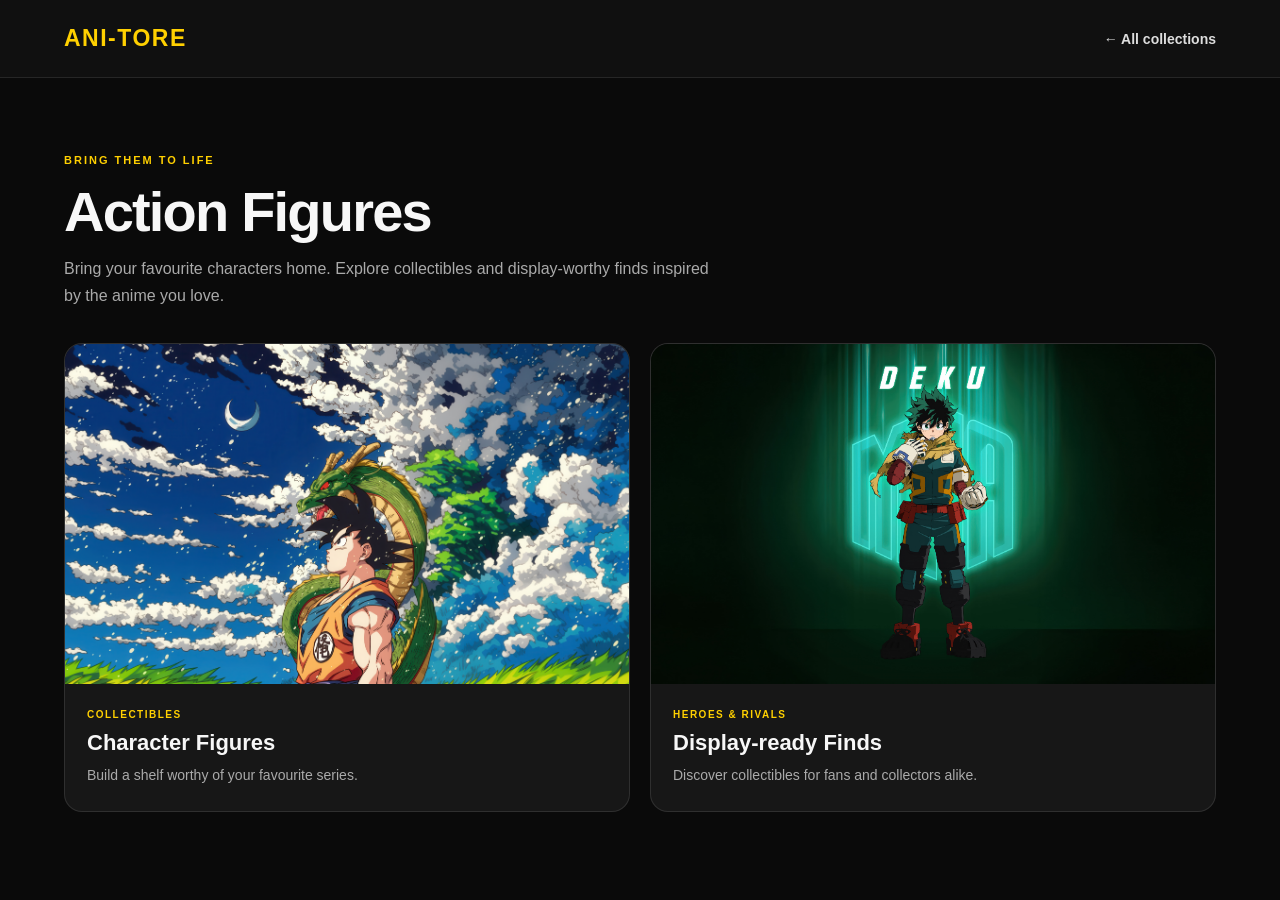
<file: action-figures.html>
<!DOCTYPE html>
<html lang="en">
<head>
<meta charset="UTF-8">
<meta name="viewport" content="width=device-width, initial-scale=1.0">
<meta name="theme-color" content="#0a0a0a">
<title>Action Figures | ANI-TORE</title>
<link rel="stylesheet" href="collection-page.css">
</head>
<body>
<header class="top-bar"><a class="logo" href="index.html">ANI-TORE</a><a class="back-link" href="explore.html#action-figures">← All collections</a></header>
<main>
  <section class="intro"><span class="eyebrow">BRING THEM TO LIFE</span><h1>Action Figures</h1><p>Bring your favourite characters home. Explore collectibles and display-worthy finds inspired by the anime you love.</p></section>
  <section class="collection-grid" aria-label="Action figure collections">
    <article class="collection-card"><img src="image/son-goku-shenron-5120x2880-19885.jpg" alt="Goku and Shenron artwork"><div class="card-copy"><span>COLLECTIBLES</span><h2>Character Figures</h2><p>Build a shelf worthy of your favourite series.</p></div></article>
    <article class="collection-card"><img src="image/my-hero-academia-7680x4320-20251.jpg" alt="My Hero Academia character artwork"><div class="card-copy"><span>HEROES &amp; RIVALS</span><h2>Display-ready Finds</h2><p>Discover collectibles for fans and collectors alike.</p></div></article>
  </section>
</main>
</body>
</html>
</file>
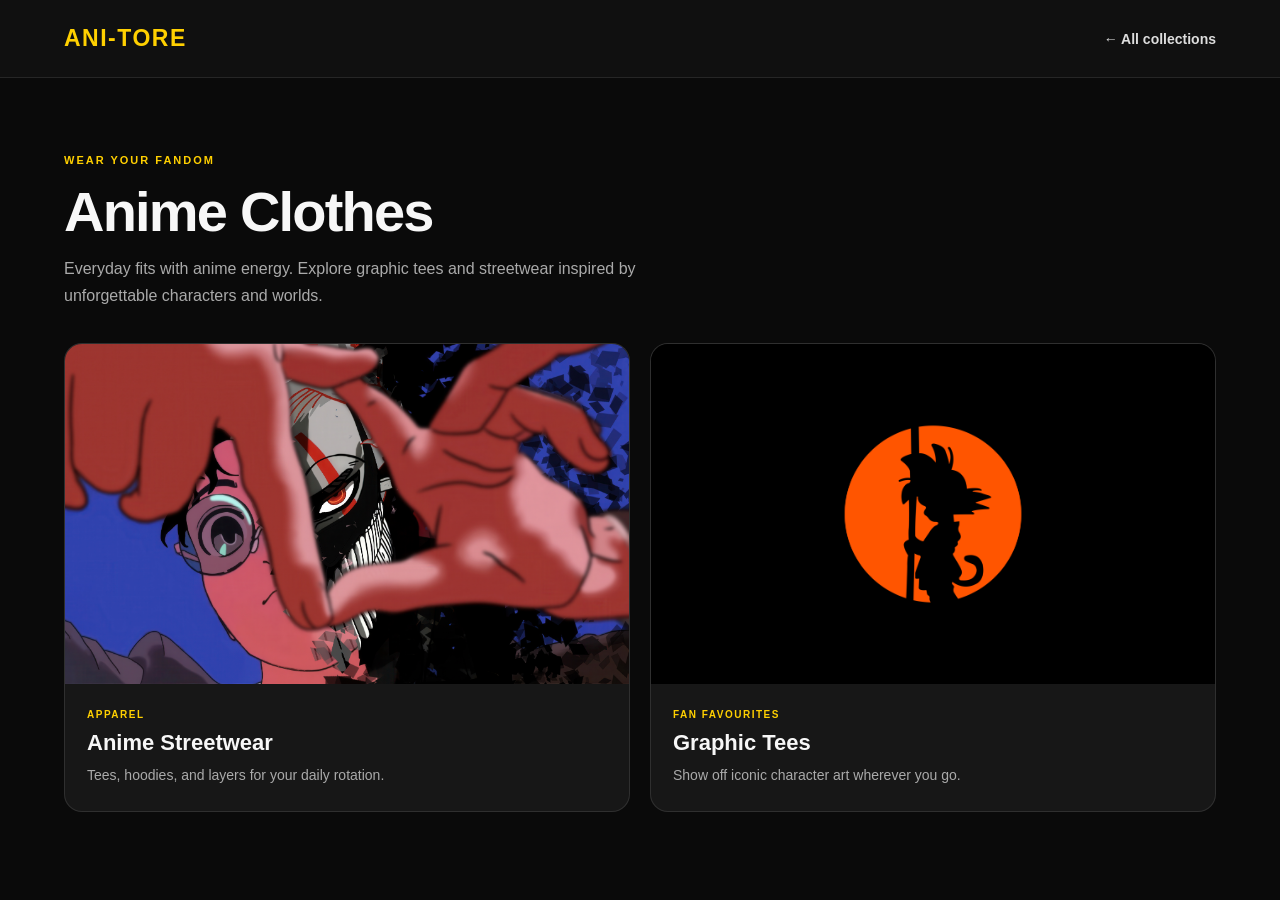
<file: clothes.html>
<!DOCTYPE html>
<html lang="en">
<head>
<meta charset="UTF-8">
<meta name="viewport" content="width=device-width, initial-scale=1.0">
<meta name="theme-color" content="#0a0a0a">
<title>Anime Clothes | ANI-TORE</title>
<link rel="stylesheet" href="collection-page.css">
</head>
<body>
<header class="top-bar"><a class="logo" href="index.html">ANI-TORE</a><a class="back-link" href="explore.html#clothes">← All collections</a></header>
<main>
  <section class="intro"><span class="eyebrow">WEAR YOUR FANDOM</span><h1>Anime Clothes</h1><p>Everyday fits with anime energy. Explore graphic tees and streetwear inspired by unforgettable characters and worlds.</p></section>
  <section class="collection-grid" aria-label="Clothing collections">
    <article class="collection-card"><img src="image/ken-takakura-okarun-3840x2160-20021.jpg" alt="Anime-inspired streetwear artwork"><div class="card-copy"><span>APPAREL</span><h2>Anime Streetwear</h2><p>Tees, hoodies, and layers for your daily rotation.</p></div></article>
    <article class="collection-card"><img src="image/son-goku-silhouette-11520x6480-17760.png" alt="Goku silhouette artwork"><div class="card-copy"><span>FAN FAVOURITES</span><h2>Graphic Tees</h2><p>Show off iconic character art wherever you go.</p></div></article>
  </section>
</main>
</body>
</html>
</file>
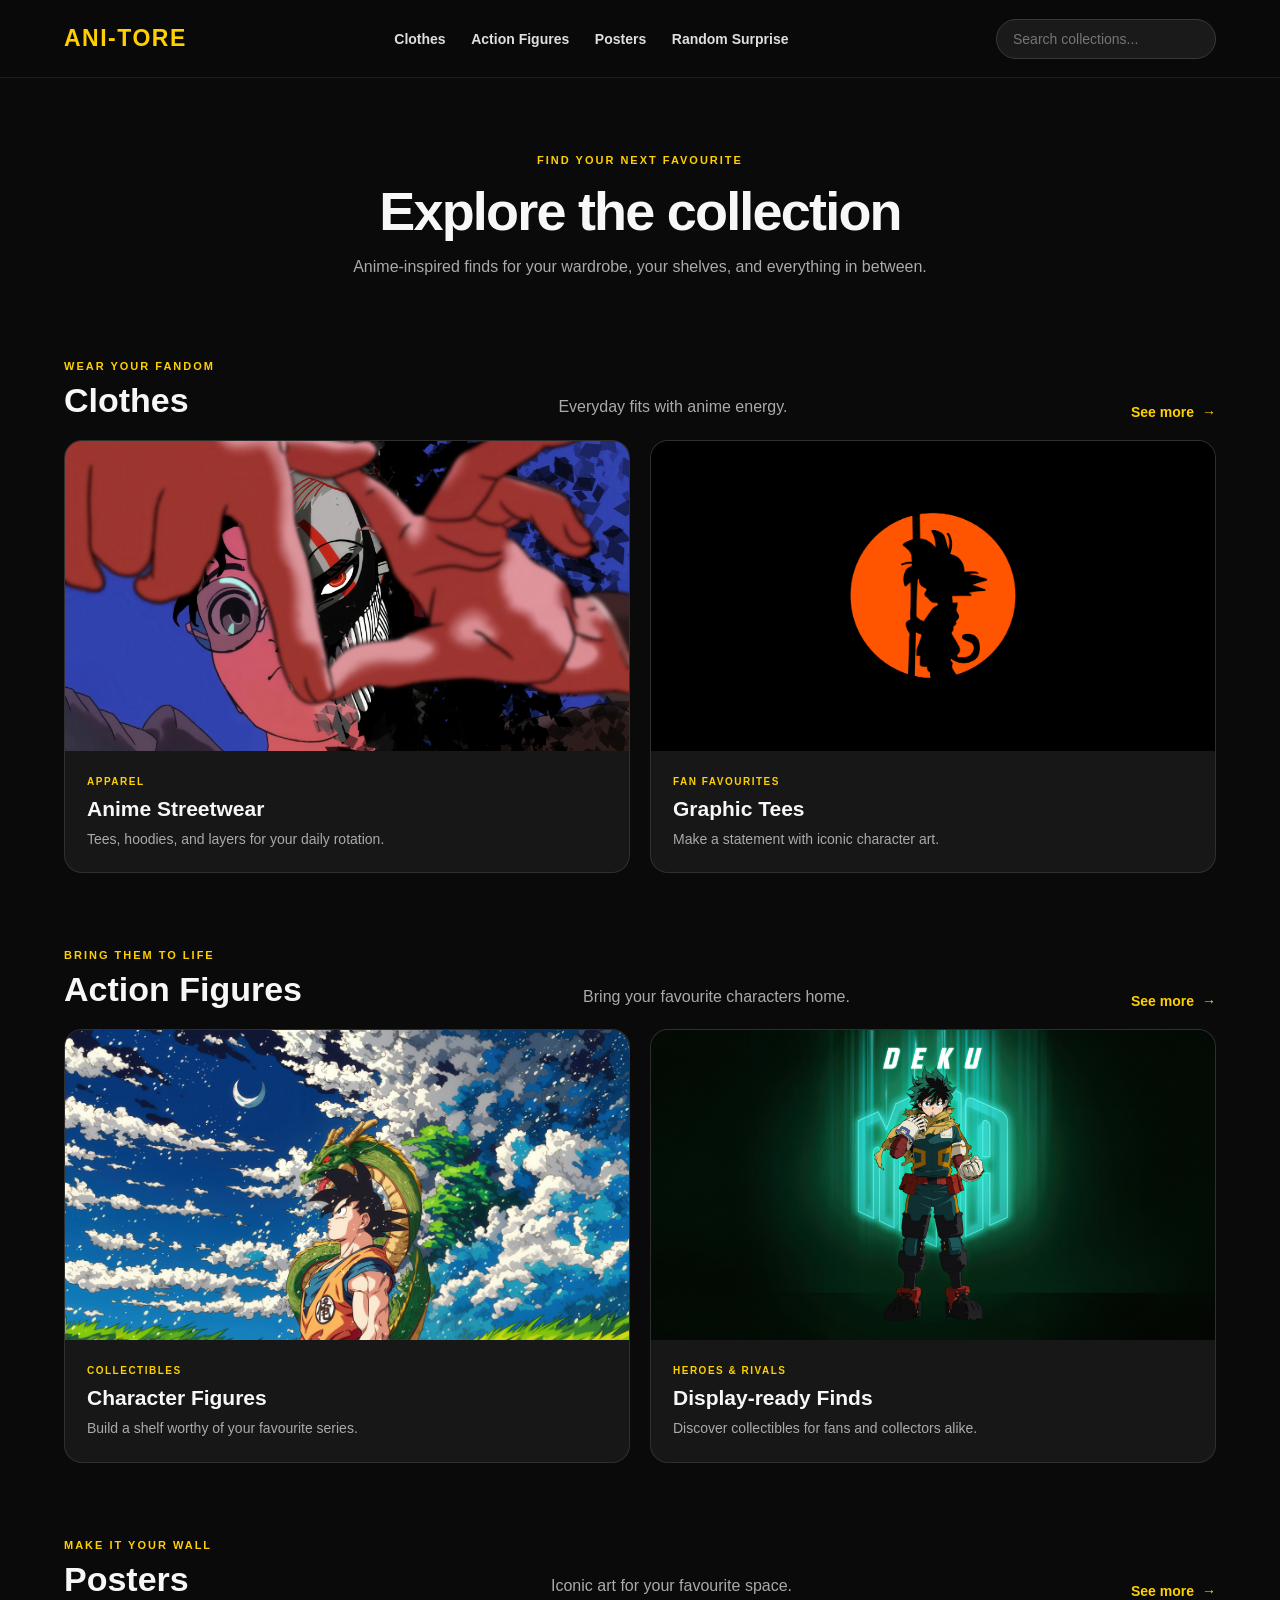
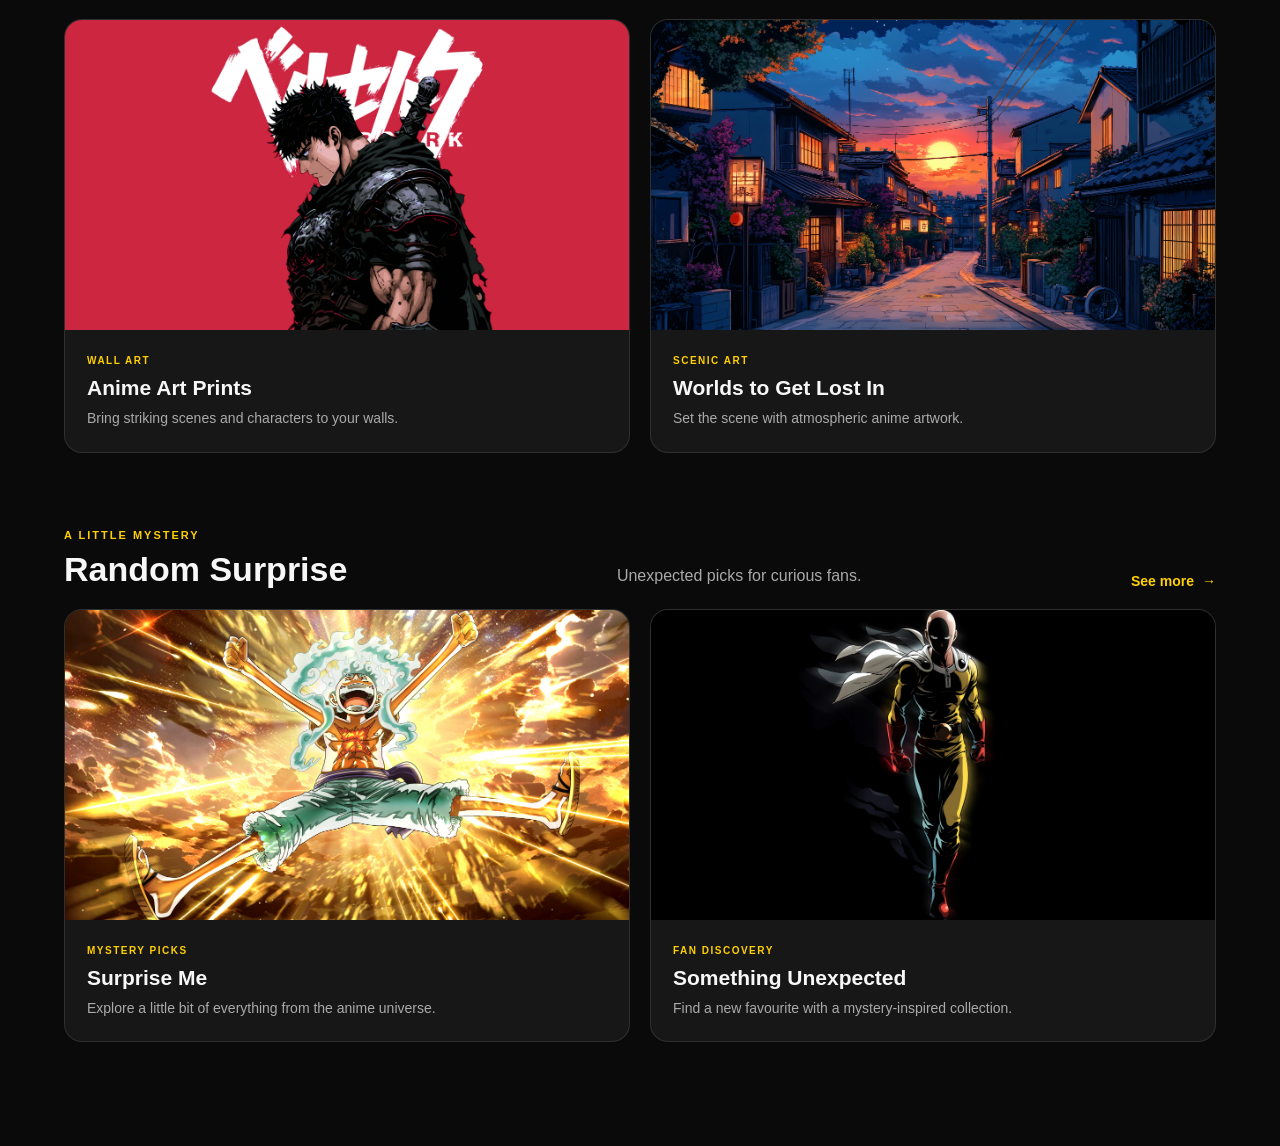
<file: explore.html>
<!DOCTYPE html>
<html lang="en">
<head>
<meta charset="UTF-8">
<meta name="viewport" content="width=device-width, initial-scale=1.0">
<meta name="theme-color" content="#0a0a0a">
<title>Explore Collections | ANI-TORE</title>
<link rel="stylesheet" href="explore.css">
</head>
<body>
<header class="top-bar">
  <a class="logo" href="index.html" aria-label="ANI-TORE home">ANI-TORE</a>
  <nav class="collection-nav" aria-label="Shop collections">
    <a href="#clothes">Clothes</a>
    <a href="#action-figures">Action Figures</a>
    <a href="#posters">Posters</a>
    <a href="#random-surprise">Random Surprise</a>
  </nav>
  <label class="search">
    <span class="visually-hidden">Search collections</span>
    <input type="search" id="collection-search" placeholder="Search collections..." autocomplete="off">
  </label>
</header>

<main>
  <section class="page-intro">
    <span class="eyebrow">FIND YOUR NEXT FAVOURITE</span>
    <h1>Explore the collection</h1>
    <p>Anime-inspired finds for your wardrobe, your shelves, and everything in between.</p>
  </section>

  <section class="collection-section" id="clothes">
    <div class="section-heading">
      <div><span class="eyebrow">WEAR YOUR FANDOM</span><h2>Clothes</h2></div>
      <p>Everyday fits with anime energy.</p>
      <a class="see-more" href="clothes.html">See more <span aria-hidden="true">→</span></a>
    </div>
    <div class="collection-grid">
      <article class="collection-card" data-search="clothes apparel hoodie anime streetwear">
        <img src="image/ken-takakura-okarun-3840x2160-20021.jpg" alt="Anime-inspired streetwear artwork">
        <div class="card-copy"><span>APPAREL</span><h3>Anime Streetwear</h3><p>Tees, hoodies, and layers for your daily rotation.</p></div>
      </article>
      <article class="collection-card" data-search="clothes apparel graphic tee goku">
        <img src="image/son-goku-silhouette-11520x6480-17760.png" alt="Goku silhouette artwork">
        <div class="card-copy"><span>FAN FAVOURITES</span><h3>Graphic Tees</h3><p>Make a statement with iconic character art.</p></div>
      </article>
    </div>
  </section>

  <section class="collection-section" id="action-figures">
    <div class="section-heading">
      <div><span class="eyebrow">BRING THEM TO LIFE</span><h2>Action Figures</h2></div>
      <p>Bring your favourite characters home.</p>
      <a class="see-more" href="action-figures.html">See more <span aria-hidden="true">→</span></a>
    </div>
    <div class="collection-grid">
      <article class="collection-card" data-search="action figure collectible dragon ball goku">
        <img src="image/son-goku-shenron-5120x2880-19885.jpg" alt="Goku and Shenron artwork">
        <div class="card-copy"><span>COLLECTIBLES</span><h3>Character Figures</h3><p>Build a shelf worthy of your favourite series.</p></div>
      </article>
      <article class="collection-card" data-search="action figure collectible hero">
        <img src="image/my-hero-academia-7680x4320-20251.jpg" alt="My Hero Academia character artwork">
        <div class="card-copy"><span>HEROES &amp; RIVALS</span><h3>Display-ready Finds</h3><p>Discover collectibles for fans and collectors alike.</p></div>
      </article>
    </div>
  </section>

  <section class="collection-section" id="posters">
    <div class="section-heading">
      <div><span class="eyebrow">MAKE IT YOUR WALL</span><h2>Posters</h2></div>
      <p>Iconic art for your favourite space.</p>
      <a class="see-more" href="posters.html">See more <span aria-hidden="true">→</span></a>
    </div>
    <div class="collection-grid">
      <article class="collection-card" data-search="poster wall art berserk manga">
        <img src="image/guts-5k-berserk-5120x2880-13631.jpg" alt="Berserk-inspired Guts artwork">
        <div class="card-copy"><span>WALL ART</span><h3>Anime Art Prints</h3><p>Bring striking scenes and characters to your walls.</p></div>
      </article>
      <article class="collection-card" data-search="poster wall art anime city">
        <img src="image/illustration-anime-city.jpg" alt="Illustrated anime city at night">
        <div class="card-copy"><span>SCENIC ART</span><h3>Worlds to Get Lost In</h3><p>Set the scene with atmospheric anime artwork.</p></div>
      </article>
    </div>
  </section>

  <section class="collection-section" id="random-surprise">
    <div class="section-heading">
      <div><span class="eyebrow">A LITTLE MYSTERY</span><h2>Random Surprise</h2></div>
      <p>Unexpected picks for curious fans.</p>
      <a class="see-more" href="random-surprise.html">See more <span aria-hidden="true">→</span></a>
    </div>
    <div class="collection-grid">
      <article class="collection-card" data-search="random surprise mystery assorted anime gift">
        <img src="image/laughing-luffy-one-5120x2880-19342.jpg" alt="One Piece-inspired character artwork">
        <div class="card-copy"><span>MYSTERY PICKS</span><h3>Surprise Me</h3><p>Explore a little bit of everything from the anime universe.</p></div>
      </article>
      <article class="collection-card" data-search="random surprise mystery manga assorted">
        <img src="image/saitama-dark-5120x2880-19846.png" alt="Saitama in dramatic dark anime artwork">
        <div class="card-copy"><span>FAN DISCOVERY</span><h3>Something Unexpected</h3><p>Find a new favourite with a mystery-inspired collection.</p></div>
      </article>
    </div>
  </section>
</main>
<p class="empty-state" id="empty-state" hidden>No matching collections found. Try another search.</p>
<script src="explore.js"></script>
</body>
</html>
</file>
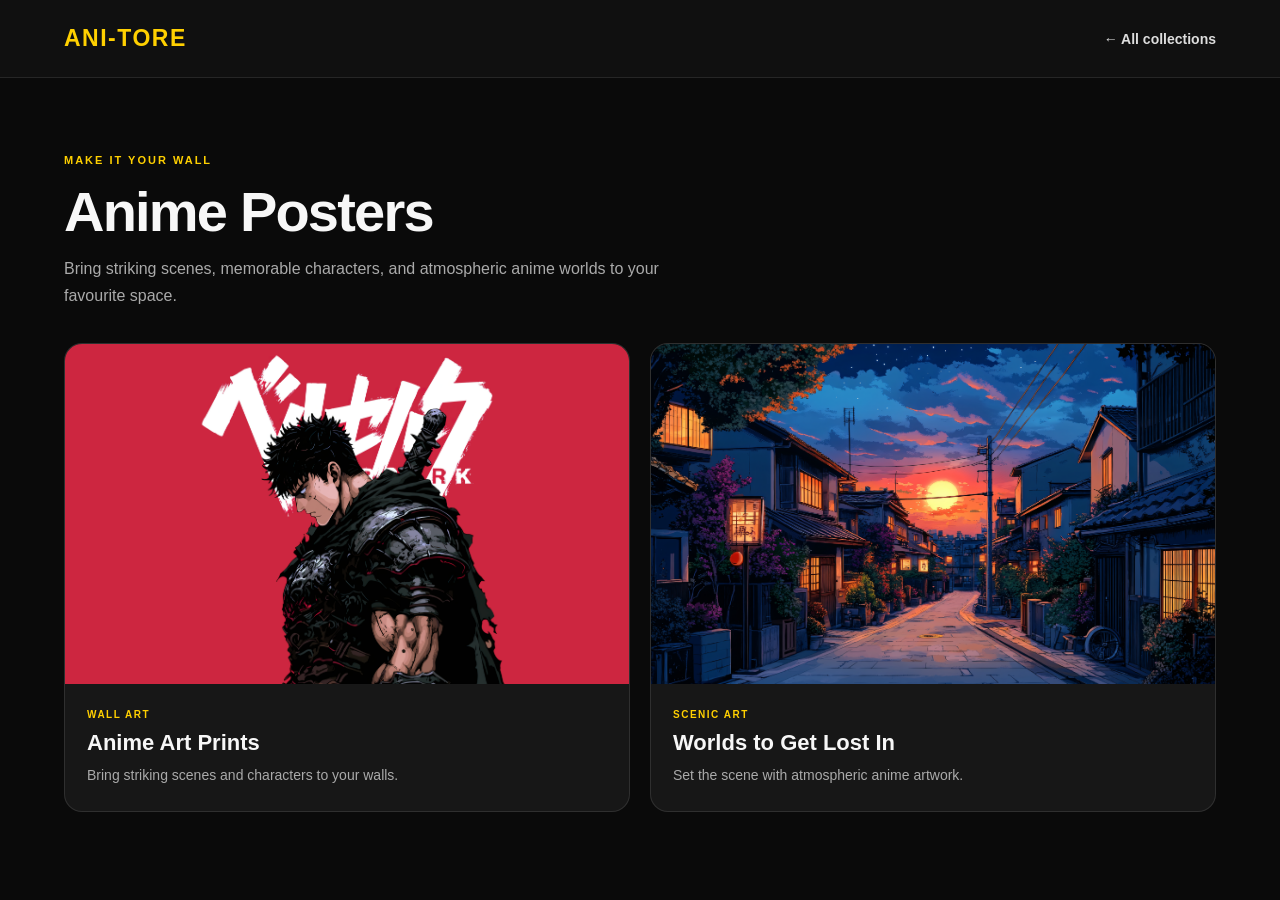
<file: posters.html>
<!DOCTYPE html>
<html lang="en">
<head>
<meta charset="UTF-8">
<meta name="viewport" content="width=device-width, initial-scale=1.0">
<meta name="theme-color" content="#0a0a0a">
<title>Anime Posters | ANI-TORE</title>
<link rel="stylesheet" href="collection-page.css">
</head>
<body>
<header class="top-bar"><a class="logo" href="index.html">ANI-TORE</a><a class="back-link" href="explore.html#posters">← All collections</a></header>
<main>
  <section class="intro"><span class="eyebrow">MAKE IT YOUR WALL</span><h1>Anime Posters</h1><p>Bring striking scenes, memorable characters, and atmospheric anime worlds to your favourite space.</p></section>
  <section class="collection-grid" aria-label="Poster collections">
    <article class="collection-card"><img src="image/guts-5k-berserk-5120x2880-13631.jpg" alt="Berserk-inspired Guts artwork"><div class="card-copy"><span>WALL ART</span><h2>Anime Art Prints</h2><p>Bring striking scenes and characters to your walls.</p></div></article>
    <article class="collection-card"><img src="image/illustration-anime-city.jpg" alt="Illustrated anime city at night"><div class="card-copy"><span>SCENIC ART</span><h2>Worlds to Get Lost In</h2><p>Set the scene with atmospheric anime artwork.</p></div></article>
  </section>
</main>
</body>
</html>
</file>
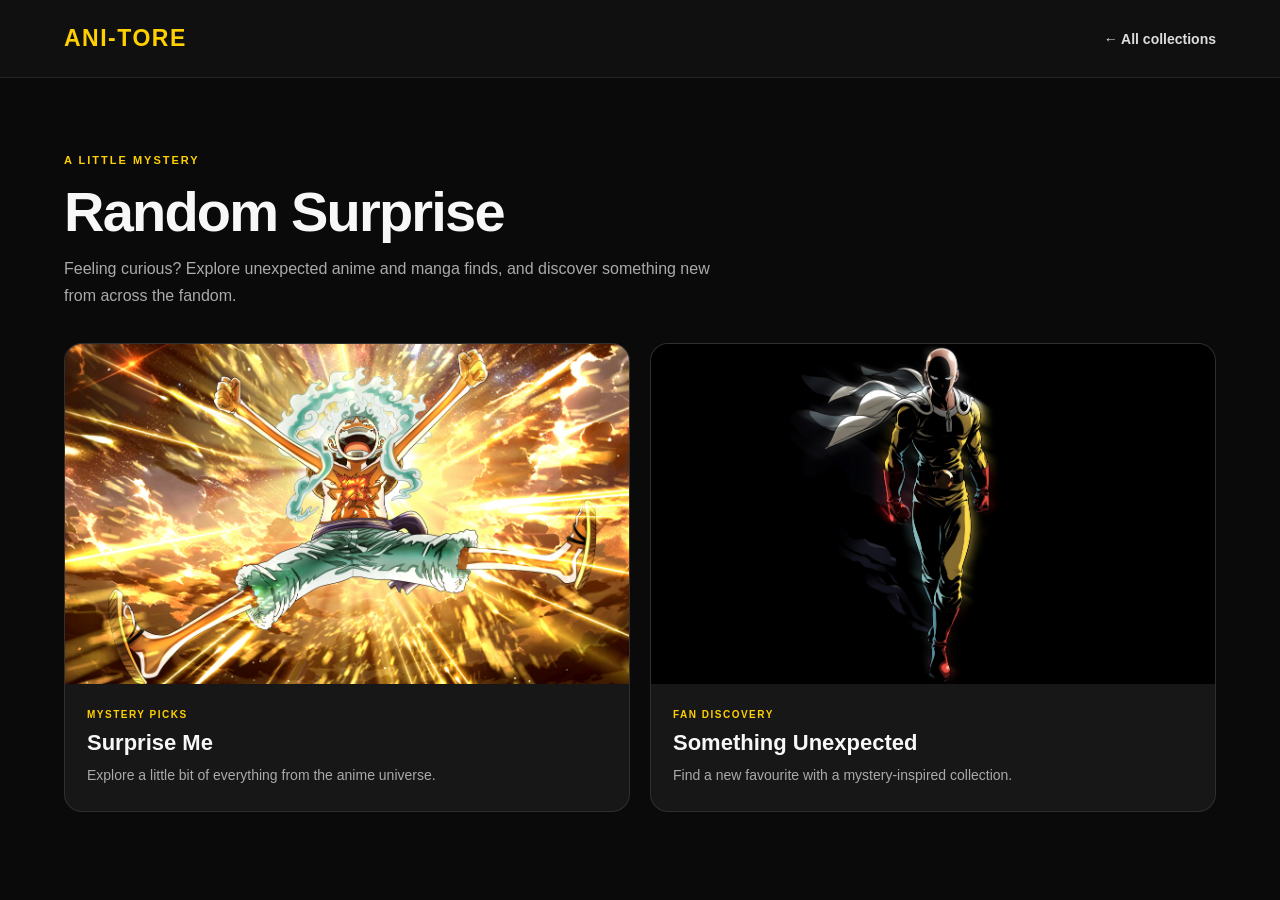
<file: random-surprise.html>
<!DOCTYPE html>
<html lang="en">
<head>
<meta charset="UTF-8">
<meta name="viewport" content="width=device-width, initial-scale=1.0">
<meta name="theme-color" content="#0a0a0a">
<title>Random Surprise | ANI-TORE</title>
<link rel="stylesheet" href="collection-page.css">
</head>
<body>
<header class="top-bar"><a class="logo" href="index.html">ANI-TORE</a><a class="back-link" href="explore.html#random-surprise">← All collections</a></header>
<main>
  <section class="intro"><span class="eyebrow">A LITTLE MYSTERY</span><h1>Random Surprise</h1><p>Feeling curious? Explore unexpected anime and manga finds, and discover something new from across the fandom.</p></section>
  <section class="collection-grid" aria-label="Surprise collections">
    <article class="collection-card"><img src="image/laughing-luffy-one-5120x2880-19342.jpg" alt="One Piece-inspired character artwork"><div class="card-copy"><span>MYSTERY PICKS</span><h2>Surprise Me</h2><p>Explore a little bit of everything from the anime universe.</p></div></article>
    <article class="collection-card"><img src="image/saitama-dark-5120x2880-19846.png" alt="Saitama in dramatic dark anime artwork"><div class="card-copy"><span>FAN DISCOVERY</span><h2>Something Unexpected</h2><p>Find a new favourite with a mystery-inspired collection.</p></div></article>
  </section>
</main>
</body>
</html>
</file>
<file: collection-page.css>
*{box-sizing:border-box;margin:0;padding:0}
html{scroll-behavior:smooth}
body{min-height:100vh;background:#0a0a0a;color:#f7f7f7;font-family:Arial,Helvetica,sans-serif}
.top-bar{min-height:78px;padding:14px clamp(18px,5vw,72px);display:flex;align-items:center;justify-content:space-between;gap:20px;background:#101010;border-bottom:1px solid rgba(255,255,255,.09)}
.logo{color:#ffd000;text-decoration:none;font-size:23px;font-weight:900;letter-spacing:1.5px}
.back-link{color:#ddd;text-decoration:none;font-size:14px;font-weight:700}
.back-link:hover,.back-link:focus-visible{color:#ffd000}
main{width:min(1160px,90%);margin:0 auto}
.intro{padding:72px 0 34px}
.eyebrow{color:#ffd000;font-size:11px;font-weight:800;letter-spacing:2px}
h1{margin:11px 0;font-size:clamp(36px,5vw,56px);letter-spacing:-1.8px}
.intro p{max-width:660px;color:#aaa;font-size:16px;line-height:1.7}
.collection-grid{display:grid;grid-template-columns:repeat(2,minmax(0,1fr));gap:20px;padding-bottom:64px}
.collection-card{overflow:hidden;border:1px solid rgba(255,255,255,.1);border-radius:18px;background:#171717}
.collection-card img{display:block;width:100%;height:clamp(210px,30vw,340px);object-fit:cover}
.card-copy{padding:20px 22px 24px}
.card-copy span{color:#ffd000;font-size:10px;font-weight:800;letter-spacing:1.5px}
.card-copy h2{margin:8px 0;font-size:22px}
.card-copy p{color:#aaa;font-size:14px;line-height:1.6}
@media(max-width:600px){.top-bar{min-height:68px}.logo{font-size:20px}.intro{padding:52px 0 28px}.collection-grid{grid-template-columns:1fr}.collection-card img{height:230px}}
</file>
<file: explore.css>
*{box-sizing:border-box;margin:0;padding:0}
html{scroll-behavior:smooth;scroll-padding-top:100px}
body{min-height:100vh;background:#0a0a0a;color:#f7f7f7;font-family:Arial,Helvetica,sans-serif;padding-bottom:56px}
.top-bar{position:sticky;top:0;z-index:10;min-height:78px;padding:14px clamp(18px,5vw,72px);display:flex;align-items:center;justify-content:space-between;gap:24px;background:rgba(10,10,10,.94);border-bottom:1px solid rgba(255,255,255,.09);backdrop-filter:blur(14px)}
.logo{color:#ffd000;text-decoration:none;font-size:23px;font-weight:900;letter-spacing:1.5px;white-space:nowrap}
.collection-nav{display:flex;align-items:center;justify-content:center;gap:clamp(12px,2vw,28px)}
.collection-nav a{color:#dedede;text-decoration:none;font-size:14px;font-weight:700;transition:color .2s}
.collection-nav a:hover,.collection-nav a:focus-visible{color:#ffd000}
.search input{width:220px;padding:11px 16px;border:1px solid #393939;border-radius:24px;outline:none;background:#1a1a1a;color:white;font-size:14px}
.search input:focus{border-color:#ffd000}
.visually-hidden{position:absolute;width:1px;height:1px;padding:0;margin:-1px;overflow:hidden;clip:rect(0,0,0,0);white-space:nowrap;border:0}
main{width:min(1160px,90%);margin:0 auto}
.page-intro{padding:72px 0 52px;text-align:center}
.eyebrow{color:#ffd000;font-size:11px;font-weight:800;letter-spacing:2px}
.page-intro h1{margin:12px 0;font-size:clamp(34px,5vw,54px);letter-spacing:-1.8px}
.page-intro p,.section-heading>p{color:#aaa;line-height:1.6}
.collection-section{scroll-margin-top:96px;padding:24px 0 48px}
.section-heading{display:flex;align-items:end;justify-content:space-between;gap:20px;margin-bottom:20px}
.section-heading h2{margin-top:7px;font-size:clamp(26px,3vw,34px)}
.section-heading>p{max-width:340px;text-align:right}
.see-more{display:inline-flex;align-items:center;gap:8px;color:#ffd000;text-decoration:none;font-size:14px;font-weight:800;white-space:nowrap;transition:gap .2s,color .2s}
.see-more:hover,.see-more:focus-visible{gap:13px;color:#ffe36a}
.collection-grid{display:grid;grid-template-columns:repeat(2,minmax(0,1fr));gap:20px}
.collection-card{overflow:hidden;border:1px solid rgba(255,255,255,.1);border-radius:18px;background:#171717;transition:transform .22s,border-color .22s,box-shadow .22s}
.collection-card:hover{transform:translateY(-5px);border-color:rgba(255,208,0,.55);box-shadow:0 16px 38px rgba(0,0,0,.35)}
.collection-card img{display:block;width:100%;height:clamp(190px,26vw,310px);object-fit:cover}
.card-copy{padding:20px 22px 22px}
.card-copy span{color:#ffd000;font-size:10px;font-weight:800;letter-spacing:1.5px}
.card-copy h3{margin:8px 0;font-size:21px}
.card-copy p{color:#aaa;font-size:14px;line-height:1.55}
.empty-state{width:min(1160px,90%);margin:0 auto;color:#aaa;text-align:center}
[hidden]{display:none!important}
@media(max-width:850px){.top-bar{flex-wrap:wrap;gap:14px}.collection-nav{order:3;width:100%;justify-content:flex-start;overflow-x:auto;padding:3px 0 5px}.search input{width:min(220px,38vw)}}
@media(max-width:560px){.top-bar{padding:12px 5%;}.logo{font-size:20px}.collection-nav a{white-space:nowrap;font-size:13px}.page-intro{padding:52px 0 34px}.section-heading{align-items:flex-start;flex-direction:column}.section-heading>p{text-align:left}.collection-grid{grid-template-columns:1fr}.collection-card img{height:220px}.collection-section{padding-bottom:32px}}
@media(prefers-reduced-motion:reduce){html{scroll-behavior:auto}*,*::before,*::after{transition:none!important}}
</file>
